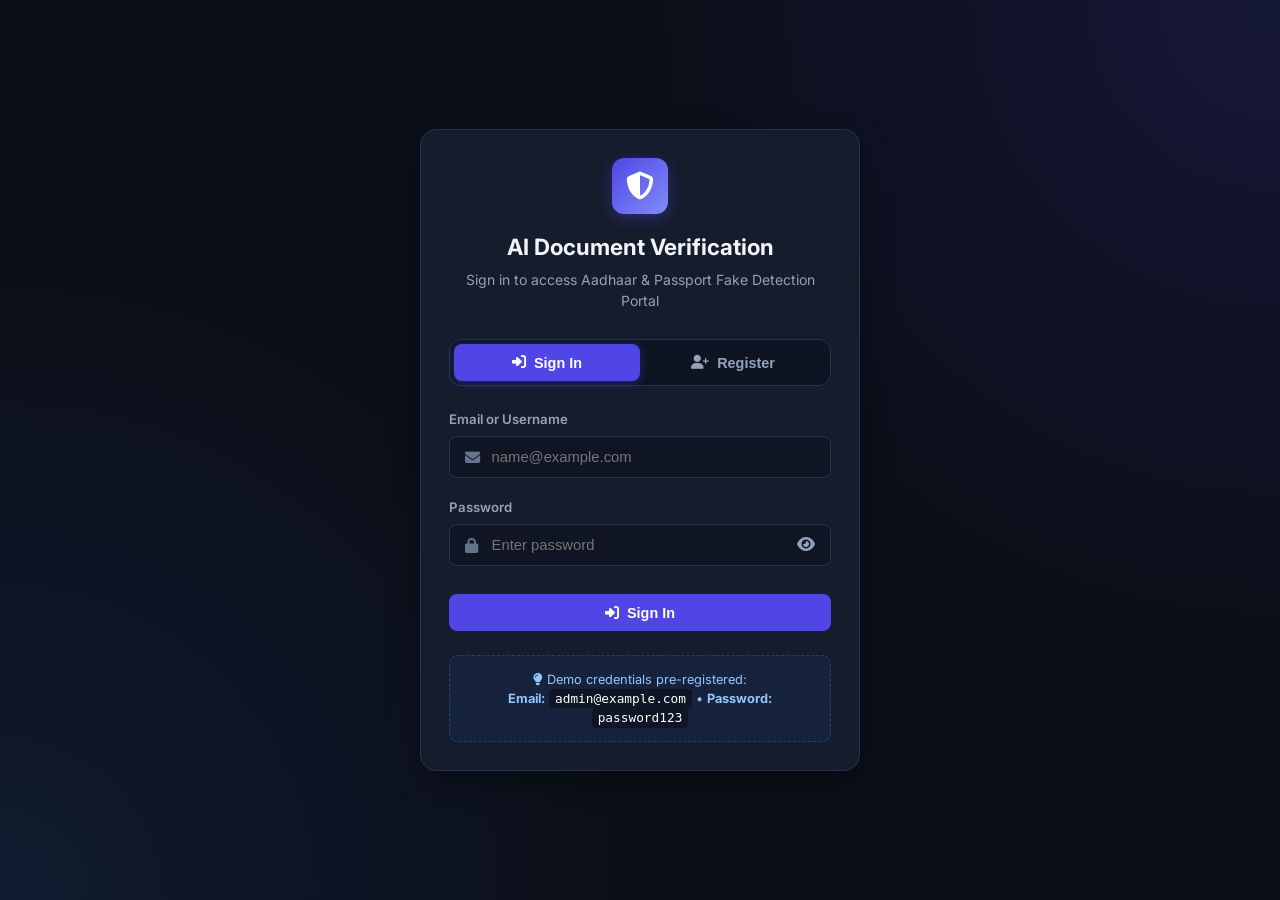
<file: login.html>
<!DOCTYPE html>
<html lang="en">
<head>
    <meta charset="UTF-8">
    <meta name="viewport" content="width=device-width, initial-scale=1.0">
    <title>Login - AI Document Verification</title>
    <!-- Fonts -->
    <link rel="preconnect" href="https://fonts.googleapis.com">
    <link rel="preconnect" href="https://fonts.gstatic.com" crossorigin>
    <link href="https://fonts.googleapis.com/css2?family=Inter:wght@300;400;500;600;700&display=swap" rel="stylesheet">
    <!-- Font Awesome Icons -->
    <link rel="stylesheet" href="https://cdnjs.cloudflare.com/ajax/libs/font-awesome/6.4.0/css/all.min.css">
    <!-- Shared Stylesheet -->
    <link rel="stylesheet" href="style.css">
</head>
<body class="auth-page">
    <div class="auth-container">
        <!-- Auth Card -->
        <div class="card auth-card">
            <!-- Brand Logo Header -->
            <div class="auth-header">
                <div class="brand-icon">
                    <i class="fa-solid fa-shield-halved"></i>
                </div>
                <h2>AI Document Verification</h2>
                <p class="subtitle">Sign in to access Aadhaar & Passport Fake Detection Portal</p>
            </div>

            <!-- Auth Mode Switcher (Login vs Register) -->
            <div class="auth-tabs">
                <button class="auth-tab-btn active" id="tab-login-btn" onclick="switchAuthTab('login')">
                    <i class="fa-solid fa-right-to-bracket"></i> Sign In
                </button>
                <button class="auth-tab-btn" id="tab-register-btn" onclick="switchAuthTab('register')">
                    <i class="fa-solid fa-user-plus"></i> Register
                </button>
            </div>

            <!-- Alert Notification Banner -->
            <div class="auth-alert" id="auth-alert" style="display: none;">
                <i class="fa-solid fa-circle-exclamation" id="alert-icon"></i>
                <span id="alert-message">Invalid credentials provided.</span>
            </div>

            <!-- LOGIN FORM -->
            <form id="login-form" class="auth-form active" onsubmit="handleLogin(event)">
                <div class="form-group">
                    <label for="login-email">Email or Username</label>
                    <div class="input-wrapper">
                        <i class="fa-solid fa-envelope input-icon"></i>
                        <input type="text" id="login-email" placeholder="name@example.com" required autocomplete="username">
                    </div>
                </div>

                <div class="form-group">
                    <label for="login-password">Password</label>
                    <div class="input-wrapper">
                        <i class="fa-solid fa-lock input-icon"></i>
                        <input type="password" id="login-password" placeholder="Enter password" required autocomplete="current-password">
                        <button type="button" class="pass-toggle-btn" onclick="togglePasswordVisibility('login-password', this)" title="Show/Hide Password">
                            <i class="fa-solid fa-eye"></i>
                        </button>
                    </div>
                </div>

                <button type="submit" class="btn btn-primary btn-full">
                    <i class="fa-solid fa-right-to-bracket"></i> Sign In
                </button>

                <div class="auth-demo-hint">
                    <i class="fa-solid fa-lightbulb"></i> Demo credentials pre-registered:<br>
                    <strong>Email:</strong> <code>admin@example.com</code> &bull; <strong>Password:</strong> <code>password123</code>
                </div>
            </form>

            <!-- REGISTER FORM -->
            <form id="register-form" class="auth-form" onsubmit="handleRegister(event)">
                <div class="form-group">
                    <label for="reg-name">Full Name</label>
                    <div class="input-wrapper">
                        <i class="fa-solid fa-user input-icon"></i>
                        <input type="text" id="reg-name" placeholder="John Doe" required autocomplete="name">
                    </div>
                </div>

                <div class="form-group">
                    <label for="reg-email">Email Address</label>
                    <div class="input-wrapper">
                        <i class="fa-solid fa-envelope input-icon"></i>
                        <input type="email" id="reg-email" placeholder="name@example.com" required autocomplete="email">
                    </div>
                </div>

                <div class="form-group">
                    <label for="reg-password">Password</label>
                    <div class="input-wrapper">
                        <i class="fa-solid fa-lock input-icon"></i>
                        <input type="password" id="reg-password" placeholder="Min 6 characters" required autocomplete="new-password">
                        <button type="button" class="pass-toggle-btn" onclick="togglePasswordVisibility('reg-password', this)" title="Show/Hide Password">
                            <i class="fa-solid fa-eye"></i>
                        </button>
                    </div>
                </div>

                <div class="form-group">
                    <label for="reg-confirm-password">Confirm Password</label>
                    <div class="input-wrapper">
                        <i class="fa-solid fa-lock-keyhole input-icon"></i>
                        <input type="password" id="reg-confirm-password" placeholder="Re-enter password" required autocomplete="new-password">
                    </div>
                </div>

                <button type="submit" class="btn btn-success btn-full">
                    <i class="fa-solid fa-user-check"></i> Create Account
                </button>
            </form>
        </div>
    </div>

    <!-- Login Auth Script -->
    <script src="login.js"></script>
</body>
</html>
</file>
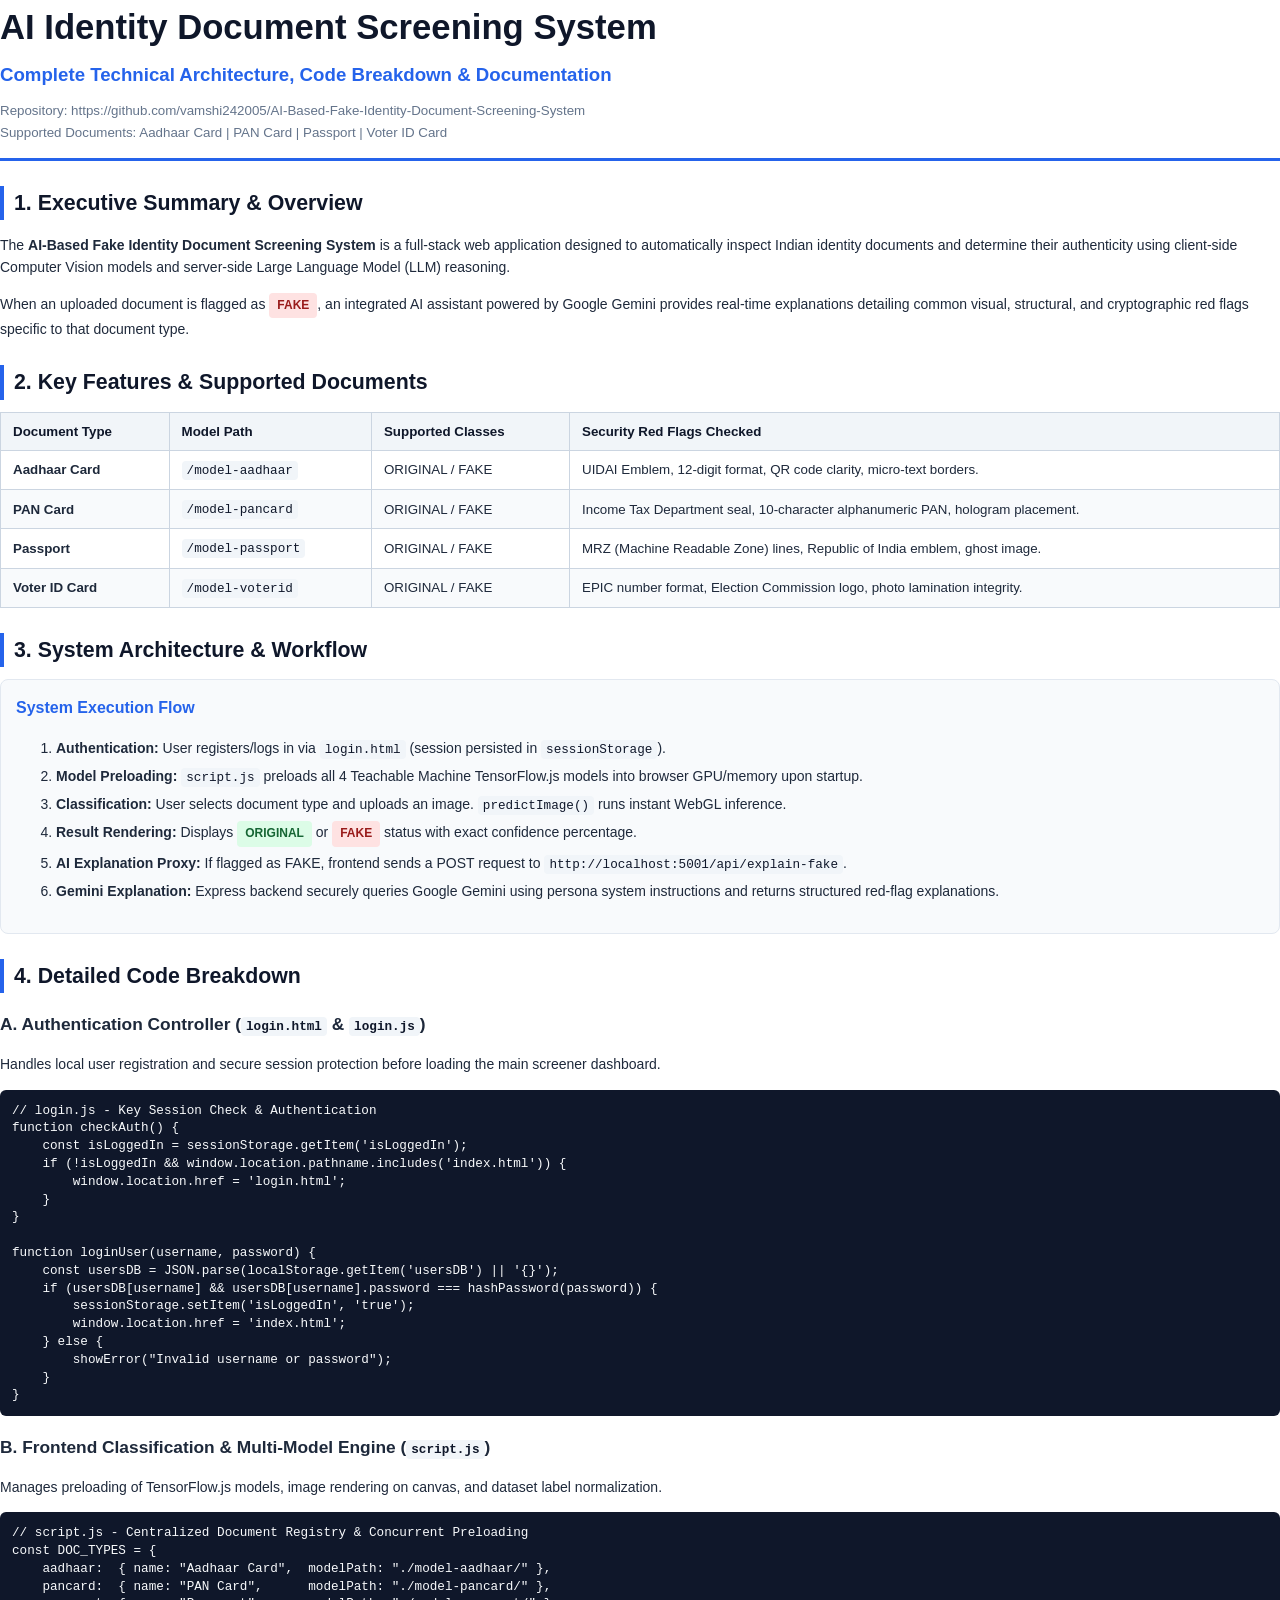
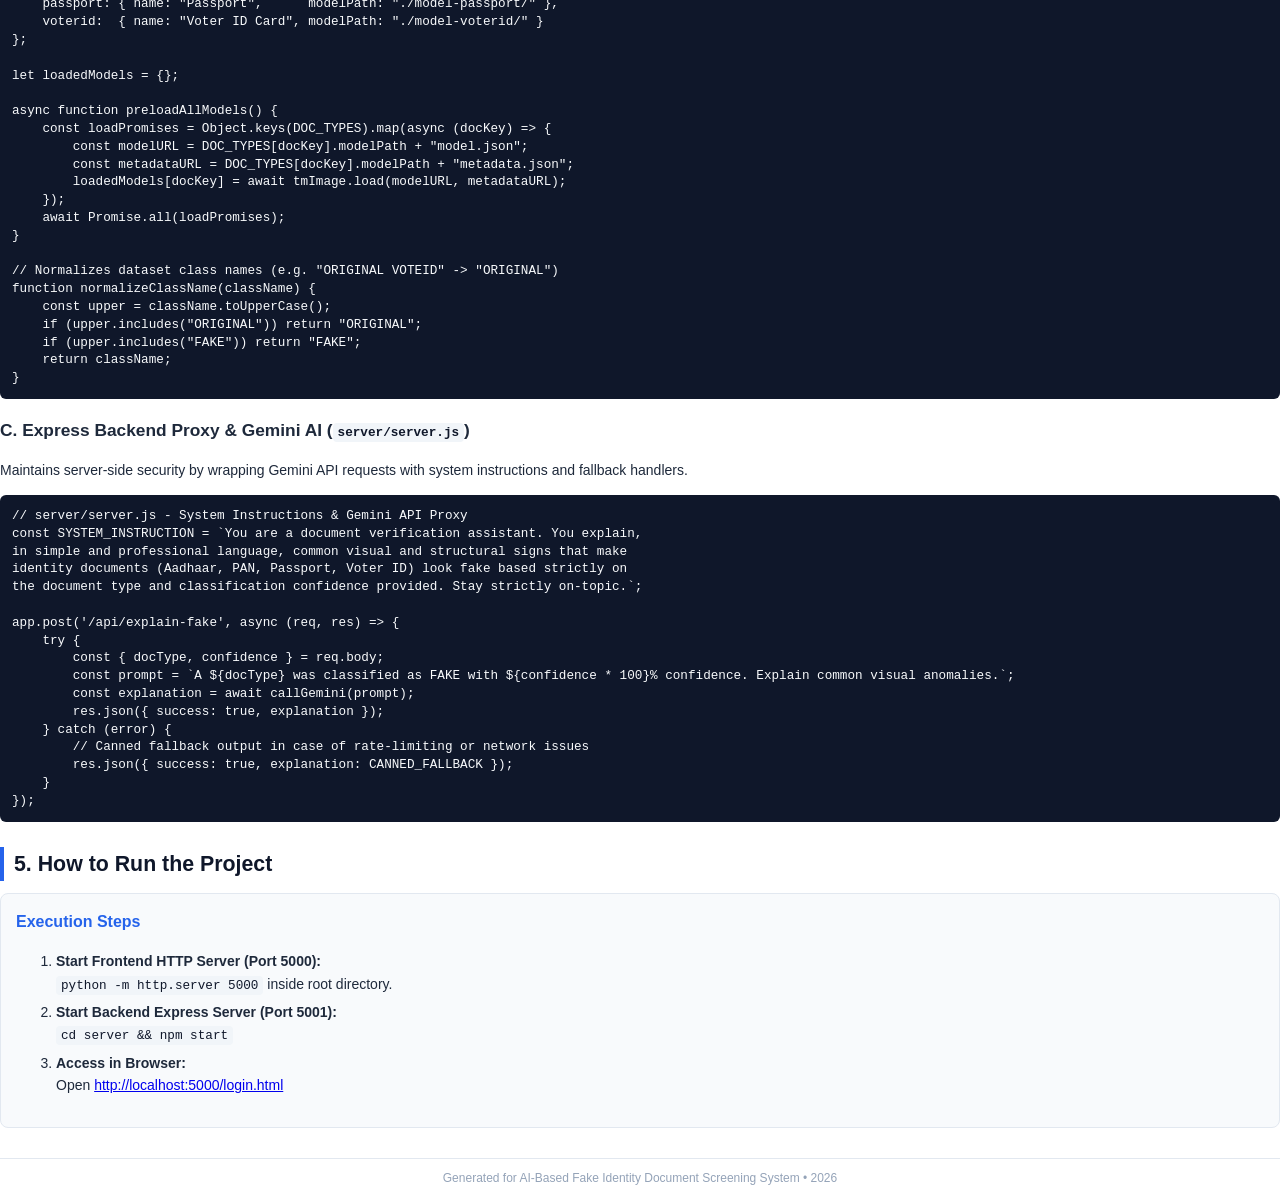
<file: project_documentation.html>
<!DOCTYPE html>
<html lang="en">
<head>
    <meta charset="UTF-8">
    <title>AI-Based Fake Identity Document Screening System - Project Documentation</title>
    <style>
        @page {
            size: A4;
            margin: 20mm;
        }
        body {
            font-family: 'Segoe UI', Arial, sans-serif;
            color: #1e293b;
            line-height: 1.6;
            margin: 0;
            padding: 0;
            background-color: #ffffff;
        }
        .header {
            border-bottom: 3px solid #2563eb;
            padding-bottom: 15px;
            margin-bottom: 25px;
        }
        .title {
            font-size: 26pt;
            font-weight: bold;
            color: #0f172a;
            margin: 0;
        }
        .subtitle {
            font-size: 14pt;
            color: #2563eb;
            margin-top: 5px;
            font-weight: 600;
        }
        .meta-info {
            font-size: 10pt;
            color: #64748b;
            margin-top: 10px;
        }
        h2 {
            font-size: 16pt;
            color: #0f172a;
            border-left: 4px solid #2563eb;
            padding-left: 10px;
            margin-top: 25px;
            margin-bottom: 12px;
            page-break-after: avoid;
        }
        h3 {
            font-size: 13pt;
            color: #1e293b;
            margin-top: 18px;
            margin-bottom: 8px;
            page-break-after: avoid;
        }
        p, li {
            font-size: 10.5pt;
        }
        ul {
            margin-top: 5px;
            padding-left: 20px;
        }
        li {
            margin-bottom: 5px;
        }
        .card {
            background-color: #f8fafc;
            border: 1px solid #e2e8f0;
            border-radius: 8px;
            padding: 15px;
            margin-bottom: 15px;
            page-break-inside: avoid;
        }
        .card-title {
            font-weight: bold;
            color: #2563eb;
            margin-bottom: 5px;
        }
        table {
            width: 100%;
            border-collapse: collapse;
            margin-top: 10px;
            margin-bottom: 15px;
            font-size: 10pt;
            page-break-inside: avoid;
        }
        th, td {
            border: 1px solid #cbd5e1;
            padding: 8px 12px;
            text-align: left;
        }
        th {
            background-color: #f1f5f9;
            color: #0f172a;
            font-weight: bold;
        }
        tr:nth-child(even) {
            background-color: #f8fafc;
        }
        code {
            font-family: 'Consolas', 'Courier New', monospace;
            background-color: #f1f5f9;
            color: #0f172a;
            padding: 2px 5px;
            border-radius: 4px;
            font-size: 9.5pt;
        }
        pre {
            background-color: #0f172a;
            color: #f8fafc;
            padding: 12px;
            border-radius: 6px;
            overflow-x: auto;
            font-size: 9pt;
            line-height: 1.4;
            page-break-inside: avoid;
        }
        pre code {
            background-color: transparent;
            color: inherit;
            padding: 0;
        }
        .badge {
            display: inline-block;
            padding: 3px 8px;
            border-radius: 4px;
            font-size: 9pt;
            font-weight: bold;
        }
        .badge-original {
            background-color: #dcfce7;
            color: #166534;
        }
        .badge-fake {
            background-color: #fee2e2;
            color: #991b1b;
        }
        .footer {
            margin-top: 30px;
            border-top: 1px solid #e2e8f0;
            padding-top: 10px;
            font-size: 9pt;
            color: #94a3b8;
            text-align: center;
        }
    </style>
</head>
<body>

    <div class="header">
        <div class="title">AI Identity Document Screening System</div>
        <div class="subtitle">Complete Technical Architecture, Code Breakdown & Documentation</div>
        <div class="meta-info">
            Repository: https://github.com/vamshi242005/AI-Based-Fake-Identity-Document-Screening-System<br>
            Supported Documents: Aadhaar Card | PAN Card | Passport | Voter ID Card
        </div>
    </div>

    <h2>1. Executive Summary & Overview</h2>
    <p>
        The <strong>AI-Based Fake Identity Document Screening System</strong> is a full-stack web application designed to automatically inspect Indian identity documents and determine their authenticity using client-side Computer Vision models and server-side Large Language Model (LLM) reasoning.
    </p>
    <p>
        When an uploaded document is flagged as <span class="badge badge-fake">FAKE</span>, an integrated AI assistant powered by Google Gemini provides real-time explanations detailing common visual, structural, and cryptographic red flags specific to that document type.
    </p>

    <h2>2. Key Features & Supported Documents</h2>
    <table>
        <thead>
            <tr>
                <th>Document Type</th>
                <th>Model Path</th>
                <th>Supported Classes</th>
                <th>Security Red Flags Checked</th>
            </tr>
        </thead>
        <tbody>
            <tr>
                <td><strong>Aadhaar Card</strong></td>
                <td><code>/model-aadhaar</code></td>
                <td>ORIGINAL / FAKE</td>
                <td>UIDAI Emblem, 12-digit format, QR code clarity, micro-text borders.</td>
            </tr>
            <tr>
                <td><strong>PAN Card</strong></td>
                <td><code>/model-pancard</code></td>
                <td>ORIGINAL / FAKE</td>
                <td>Income Tax Department seal, 10-character alphanumeric PAN, hologram placement.</td>
            </tr>
            <tr>
                <td><strong>Passport</strong></td>
                <td><code>/model-passport</code></td>
                <td>ORIGINAL / FAKE</td>
                <td>MRZ (Machine Readable Zone) lines, Republic of India emblem, ghost image.</td>
            </tr>
            <tr>
                <td><strong>Voter ID Card</strong></td>
                <td><code>/model-voterid</code></td>
                <td>ORIGINAL / FAKE</td>
                <td>EPIC number format, Election Commission logo, photo lamination integrity.</td>
            </tr>
        </tbody>
    </table>

    <h2>3. System Architecture & Workflow</h2>
    <div class="card">
        <div class="card-title">System Execution Flow</div>
        <ol>
            <li><strong>Authentication:</strong> User registers/logs in via <code>login.html</code> (session persisted in <code>sessionStorage</code>).</li>
            <li><strong>Model Preloading:</strong> <code>script.js</code> preloads all 4 Teachable Machine TensorFlow.js models into browser GPU/memory upon startup.</li>
            <li><strong>Classification:</strong> User selects document type and uploads an image. <code>predictImage()</code> runs instant WebGL inference.</li>
            <li><strong>Result Rendering:</strong> Displays <span class="badge badge-original">ORIGINAL</span> or <span class="badge badge-fake">FAKE</span> status with exact confidence percentage.</li>
            <li><strong>AI Explanation Proxy:</strong> If flagged as FAKE, frontend sends a POST request to <code>http://localhost:5001/api/explain-fake</code>.</li>
            <li><strong>Gemini Explanation:</strong> Express backend securely queries Google Gemini using persona system instructions and returns structured red-flag explanations.</li>
        </ol>
    </div>

    <h2>4. Detailed Code Breakdown</h2>

    <h3>A. Authentication Controller (<code>login.html</code> & <code>login.js</code>)</h3>
    <p>Handles local user registration and secure session protection before loading the main screener dashboard.</p>
<pre><code>// login.js - Key Session Check & Authentication
function checkAuth() {
    const isLoggedIn = sessionStorage.getItem('isLoggedIn');
    if (!isLoggedIn && window.location.pathname.includes('index.html')) {
        window.location.href = 'login.html';
    }
}

function loginUser(username, password) {
    const usersDB = JSON.parse(localStorage.getItem('usersDB') || '{}');
    if (usersDB[username] && usersDB[username].password === hashPassword(password)) {
        sessionStorage.setItem('isLoggedIn', 'true');
        window.location.href = 'index.html';
    } else {
        showError("Invalid username or password");
    }
}</code></pre>

    <h3>B. Frontend Classification & Multi-Model Engine (<code>script.js</code>)</h3>
    <p>Manages preloading of TensorFlow.js models, image rendering on canvas, and dataset label normalization.</p>
<pre><code>// script.js - Centralized Document Registry & Concurrent Preloading
const DOC_TYPES = {
    aadhaar:  { name: "Aadhaar Card",  modelPath: "./model-aadhaar/" },
    pancard:  { name: "PAN Card",      modelPath: "./model-pancard/" },
    passport: { name: "Passport",      modelPath: "./model-passport/" },
    voterid:  { name: "Voter ID Card", modelPath: "./model-voterid/" }
};

let loadedModels = {};

async function preloadAllModels() {
    const loadPromises = Object.keys(DOC_TYPES).map(async (docKey) => {
        const modelURL = DOC_TYPES[docKey].modelPath + "model.json";
        const metadataURL = DOC_TYPES[docKey].modelPath + "metadata.json";
        loadedModels[docKey] = await tmImage.load(modelURL, metadataURL);
    });
    await Promise.all(loadPromises);
}

// Normalizes dataset class names (e.g. "ORIGINAL VOTEID" -> "ORIGINAL")
function normalizeClassName(className) {
    const upper = className.toUpperCase();
    if (upper.includes("ORIGINAL")) return "ORIGINAL";
    if (upper.includes("FAKE")) return "FAKE";
    return className;
}</code></pre>

    <h3>C. Express Backend Proxy & Gemini AI (<code>server/server.js</code>)</h3>
    <p>Maintains server-side security by wrapping Gemini API requests with system instructions and fallback handlers.</p>
<pre><code>// server/server.js - System Instructions & Gemini API Proxy
const SYSTEM_INSTRUCTION = `You are a document verification assistant. You explain, 
in simple and professional language, common visual and structural signs that make 
identity documents (Aadhaar, PAN, Passport, Voter ID) look fake based strictly on 
the document type and classification confidence provided. Stay strictly on-topic.`;

app.post('/api/explain-fake', async (req, res) => {
    try {
        const { docType, confidence } = req.body;
        const prompt = `A ${docType} was classified as FAKE with ${confidence * 100}% confidence. Explain common visual anomalies.`;
        const explanation = await callGemini(prompt);
        res.json({ success: true, explanation });
    } catch (error) {
        // Canned fallback output in case of rate-limiting or network issues
        res.json({ success: true, explanation: CANNED_FALLBACK });
    }
});</code></pre>

    <h2>5. How to Run the Project</h2>
    <div class="card">
        <div class="card-title">Execution Steps</div>
        <ol>
            <li><strong>Start Frontend HTTP Server (Port 5000):</strong><br>
                <code>python -m http.server 5000</code> inside root directory.
            </li>
            <li><strong>Start Backend Express Server (Port 5001):</strong><br>
                <code>cd server && npm start</code>
            </li>
            <li><strong>Access in Browser:</strong><br>
                Open <a href="http://localhost:5000/login.html">http://localhost:5000/login.html</a>
            </li>
        </ol>
    </div>

    <div class="footer">
        Generated for AI-Based Fake Identity Document Screening System • 2026
    </div>

</body>
</html>
</file>
<file: style.css>
/* ==========================================================================
   Global Variables & Theme Design
   ========================================================================== */
:root {
    --bg-main: #0b0f19;
    --bg-card: #151c2c;
    --bg-card-hover: #1b2438;
    --border-color: #26334d;
    --border-highlight: #3b82f6;
    
    --text-main: #f1f5f9;
    --text-muted: #94a3b8;
    --text-dim: #64748b;
    
    --primary: #4f46e5;
    --primary-hover: #4338ca;
    
    /* ORIGINAL (Success) Theme */
    --color-original: #10b981;
    --color-original-glow: rgba(16, 185, 129, 0.25);
    --bg-original-card: rgba(16, 185, 129, 0.08);
    --border-original: rgba(16, 185, 129, 0.4);
    
    /* FAKE (Danger) Theme */
    --color-fake: #ef4444;
    --color-fake-glow: rgba(239, 68, 68, 0.25);
    --bg-fake-card: rgba(239, 68, 68, 0.08);
    --border-fake: rgba(239, 68, 68, 0.4);

    --radius-sm: 8px;
    --radius-md: 12px;
    --radius-lg: 16px;

    --transition-fast: 0.2s ease;
    --transition-normal: 0.3s cubic-bezier(0.4, 0, 0.2, 1);
}

* {
    box-sizing: border-box;
    margin: 0;
    padding: 0;
}

body {
    font-family: 'Inter', system-ui, -apple-system, BlinkMacSystemFont, 'Segoe UI', Roboto, sans-serif;
    background-color: var(--bg-main);
    color: var(--text-main);
    min-height: 100vh;
    display: flex;
    flex-direction: column;
    line-height: 1.5;
}

/* ==========================================================================
   Layout Containers
   ========================================================================== */
.app-container {
    max-width: 1200px;
    margin: 0 auto;
    padding: 2rem 1.5rem;
    width: 100%;
    flex: 1;
    display: flex;
    flex-direction: column;
    gap: 2rem;
}

.app-header {
    display: flex;
    align-items: center;
    justify-content: space-between;
    padding-bottom: 1.5rem;
    border-bottom: 1px solid var(--border-color);
    flex-wrap: wrap;
    gap: 1rem;
}

.brand {
    display: flex;
    align-items: center;
    gap: 1rem;
}

.brand-icon {
    width: 48px;
    height: 48px;
    background: linear-gradient(135deg, var(--primary), #818cf8);
    border-radius: var(--radius-md);
    display: flex;
    align-items: center;
    justify-content: center;
    font-size: 1.5rem;
    color: #ffffff;
    box-shadow: 0 4px 14px rgba(79, 70, 229, 0.4);
}

.brand h1 {
    font-size: 1.5rem;
    font-weight: 700;
    letter-spacing: -0.02em;
}

.subtitle {
    font-size: 0.875rem;
    color: var(--text-muted);
}

/* Header Right Area */
.header-right {
    display: flex;
    align-items: center;
    gap: 0.85rem;
    flex-wrap: wrap;
}

.user-profile-badge {
    display: flex;
    align-items: center;
    gap: 0.5rem;
    padding: 0.4rem 0.85rem;
    background: rgba(30, 41, 59, 0.6);
    border: 1px solid var(--border-color);
    border-radius: 9999px;
    font-size: 0.85rem;
    font-weight: 600;
    color: var(--text-main);
}

.user-profile-badge i {
    color: #818cf8;
    font-size: 1rem;
}

.logout-btn {
    padding: 0.45rem 0.85rem;
    font-size: 0.8rem;
    border-radius: 9999px;
}

/* Status Badge */
.model-status-badge {
    display: flex;
    align-items: center;
    gap: 0.5rem;
    padding: 0.5rem 1rem;
    border-radius: 9999px;
    font-size: 0.85rem;
    font-weight: 500;
    border: 1px solid var(--border-color);
    background: rgba(30, 41, 59, 0.6);
    transition: var(--transition-fast);
}

.status-dot {
    width: 8px;
    height: 8px;
    border-radius: 50%;
}

.status-loading .status-dot {
    background-color: #f59e0b;
    box-shadow: 0 0 8px #f59e0b;
    animation: pulse 1.5s infinite;
}

.status-ready {
    border-color: rgba(16, 185, 129, 0.4);
    background: rgba(16, 185, 129, 0.1);
    color: var(--color-original);
}

.status-ready .status-dot {
    background-color: var(--color-original);
    box-shadow: 0 0 8px var(--color-original);
}

.status-error {
    border-color: rgba(239, 68, 68, 0.4);
    background: rgba(239, 68, 68, 0.1);
    color: var(--color-fake);
}

.status-error .status-dot {
    background-color: var(--color-fake);
    box-shadow: 0 0 8px var(--color-fake);
}

@keyframes pulse {
    0%, 100% { opacity: 1; transform: scale(1); }
    50% { opacity: 0.4; transform: scale(0.85); }
}

/* ==========================================================================
   AUTHENTICATION PAGE STYLING (login.html)
   ========================================================================== */
.auth-page {
    background: radial-gradient(circle at top right, rgba(79, 70, 229, 0.15), transparent 40%),
                radial-gradient(circle at bottom left, rgba(59, 130, 246, 0.1), transparent 40%),
                var(--bg-main);
    display: flex;
    align-items: center;
    justify-content: center;
    padding: 2rem 1rem;
}

.auth-container {
    width: 100%;
    max-width: 440px;
    margin: 0 auto;
}

.auth-card {
    background: rgba(21, 28, 44, 0.85);
    backdrop-filter: blur(16px);
    border: 1px solid var(--border-color);
    border-radius: var(--radius-lg);
    padding: 2.25rem 2rem;
    box-shadow: 0 20px 50px rgba(0, 0, 0, 0.5);
}

.auth-header {
    text-align: center;
    margin-bottom: 1.75rem;
}

.auth-header .brand-icon {
    margin: 0 auto 1rem auto;
    width: 56px;
    height: 56px;
    font-size: 1.75rem;
}

.auth-header h2 {
    font-size: 1.4rem;
    font-weight: 700;
    margin-bottom: 0.35rem;
}

.auth-tabs {
    display: flex;
    background: rgba(11, 15, 25, 0.6);
    padding: 0.25rem;
    border-radius: var(--radius-md);
    border: 1px solid var(--border-color);
    margin-bottom: 1.5rem;
}

.auth-tab-btn {
    flex: 1;
    padding: 0.65rem 1rem;
    background: transparent;
    border: none;
    color: var(--text-muted);
    font-size: 0.9rem;
    font-weight: 600;
    border-radius: var(--radius-sm);
    cursor: pointer;
    transition: var(--transition-fast);
    display: flex;
    align-items: center;
    justify-content: center;
    gap: 0.5rem;
}

.auth-tab-btn.active {
    background: var(--primary);
    color: #ffffff;
    box-shadow: 0 2px 10px rgba(79, 70, 229, 0.4);
}

.auth-form {
    display: none;
}

.auth-form.active {
    display: block;
}

.form-group {
    margin-bottom: 1.25rem;
    text-align: left;
}

.form-group label {
    display: block;
    font-size: 0.825rem;
    font-weight: 600;
    color: var(--text-muted);
    margin-bottom: 0.4rem;
}

.input-wrapper {
    position: relative;
    display: flex;
    align-items: center;
}

.input-icon {
    position: absolute;
    left: 1rem;
    color: var(--text-dim);
    font-size: 0.95rem;
    pointer-events: none;
}

.input-wrapper input {
    width: 100%;
    padding: 0.75rem 1rem 0.75rem 2.6rem;
    background: rgba(11, 15, 25, 0.5);
    border: 1px solid var(--border-color);
    border-radius: var(--radius-sm);
    color: var(--text-main);
    font-size: 0.925rem;
    outline: none;
    transition: var(--transition-fast);
}

.input-wrapper input:focus {
    border-color: var(--border-highlight);
    background: rgba(11, 15, 25, 0.8);
    box-shadow: 0 0 0 3px rgba(59, 130, 246, 0.15);
}

.pass-toggle-btn {
    position: absolute;
    right: 0.75rem;
    background: transparent;
    border: none;
    color: var(--text-muted);
    cursor: pointer;
    font-size: 1rem;
    padding: 0.25rem;
}

.pass-toggle-btn:hover {
    color: var(--text-main);
}

.btn-full {
    width: 100%;
    padding: 0.75rem 1rem;
    margin-top: 0.5rem;
    font-size: 0.95rem;
}

.auth-demo-hint {
    margin-top: 1.5rem;
    padding: 0.85rem;
    background: rgba(59, 130, 246, 0.08);
    border: 1px dashed rgba(59, 130, 246, 0.3);
    border-radius: var(--radius-sm);
    font-size: 0.8rem;
    color: #93c5fd;
    text-align: center;
    line-height: 1.5;
}

.auth-demo-hint code {
    background: rgba(0, 0, 0, 0.4);
    padding: 0.15rem 0.35rem;
    border-radius: 4px;
    color: #ffffff;
}

.auth-alert {
    display: flex;
    align-items: center;
    gap: 0.65rem;
    padding: 0.85rem 1rem;
    border-radius: var(--radius-sm);
    font-size: 0.85rem;
    margin-bottom: 1.25rem;
}

.alert-error {
    background: rgba(239, 68, 68, 0.12);
    border: 1px solid rgba(239, 68, 68, 0.4);
    color: #fca5a5;
}

.alert-success {
    background: rgba(16, 185, 129, 0.12);
    border: 1px solid rgba(16, 185, 129, 0.4);
    color: #6ee7b7;
}

/* ==========================================================================
   Main Grid Layout
   ========================================================================== */
.main-layout {
    display: grid;
    grid-template-columns: 1fr 1fr;
    gap: 2rem;
    align-items: start;
}

@media (max-width: 900px) {
    .main-layout {
        grid-template-columns: 1fr;
    }
}

.card {
    background: var(--bg-card);
    border: 1px solid var(--border-color);
    border-radius: var(--radius-lg);
    padding: 1.75rem;
    box-shadow: 0 10px 30px rgba(0, 0, 0, 0.3);
}

/* ==========================================================================
   Document Type Selector
   ========================================================================== */
.doc-selector-container {
    margin-bottom: 1.5rem;
    background: rgba(11, 15, 25, 0.4);
    padding: 1rem;
    border-radius: var(--radius-md);
    border: 1px solid var(--border-color);
}

.section-label {
    display: block;
    font-size: 0.75rem;
    font-weight: 700;
    text-transform: uppercase;
    letter-spacing: 0.05em;
    color: var(--text-muted);
    margin-bottom: 0.65rem;
}

.doc-tabs {
    display: grid;
    grid-template-columns: repeat(auto-fit, minmax(130px, 1fr));
    gap: 0.75rem;
}

.doc-btn {
    flex: 1;
    padding: 0.75rem 1rem;
    background: rgba(30, 41, 59, 0.4);
    border: 1px solid var(--border-color);
    color: var(--text-muted);
    font-size: 0.95rem;
    font-weight: 600;
    border-radius: var(--radius-sm);
    cursor: pointer;
    transition: var(--transition-fast);
    display: flex;
    align-items: center;
    justify-content: center;
    gap: 0.6rem;
}

.doc-btn:hover {
    background: rgba(255, 255, 255, 0.05);
    color: var(--text-main);
    border-color: var(--border-highlight);
}

.doc-btn.active {
    background: linear-gradient(135deg, #3b82f6, var(--primary));
    color: #ffffff;
    border-color: transparent;
    box-shadow: 0 4px 14px rgba(59, 130, 246, 0.35);
}

/* Document Result Banner */
.doc-result-banner {
    display: flex;
    align-items: center;
    gap: 0.6rem;
    padding: 0.65rem 1rem;
    background: rgba(59, 130, 246, 0.1);
    border: 1px solid rgba(59, 130, 246, 0.25);
    border-radius: var(--radius-md);
    color: #93c5fd;
    font-size: 0.9rem;
    font-weight: 600;
    margin-bottom: 1.25rem;
}

/* ==========================================================================
   Input Section & Tabs
   ========================================================================== */
.tabs {
    display: flex;
    background: rgba(11, 15, 25, 0.6);
    padding: 0.25rem;
    border-radius: var(--radius-md);
    border: 1px solid var(--border-color);
    margin-bottom: 1.5rem;
}

.tab-btn {
    flex: 1;
    padding: 0.65rem 1rem;
    background: transparent;
    border: none;
    color: var(--text-muted);
    font-size: 0.9rem;
    font-weight: 500;
    border-radius: var(--radius-sm);
    cursor: pointer;
    transition: var(--transition-fast);
    display: flex;
    align-items: center;
    justify-content: center;
    gap: 0.5rem;
}

.tab-btn.active {
    background: var(--primary);
    color: #ffffff;
    box-shadow: 0 2px 8px rgba(79, 70, 229, 0.4);
}

.tab-content {
    display: none;
}

.tab-content.active {
    display: block;
}

/* Dropzone */
.drop-zone {
    border: 2px dashed var(--border-color);
    border-radius: var(--radius-md);
    padding: 2.5rem 1.5rem;
    text-align: center;
    transition: var(--transition-fast);
    background: rgba(11, 15, 25, 0.3);
    cursor: pointer;
}

.drop-zone:hover, .drop-zone.dragover {
    border-color: var(--border-highlight);
    background: rgba(59, 130, 246, 0.05);
}

.drop-icon {
    font-size: 2.5rem;
    color: var(--text-muted);
    margin-bottom: 1rem;
}

.drop-title {
    font-size: 1.1rem;
    font-weight: 600;
    margin-bottom: 0.25rem;
}

.drop-hint {
    font-size: 0.85rem;
    color: var(--text-muted);
    margin-bottom: 1rem;
}

.drop-divider {
    display: block;
    font-size: 0.8rem;
    color: var(--text-dim);
    margin: 0.75rem 0;
    text-transform: uppercase;
}

.file-input-hidden {
    display: none;
}

/* Webcam UI */
.webcam-container {
    position: relative;
    width: 100%;
    aspect-ratio: 4/3;
    background: #000;
    border-radius: var(--radius-md);
    overflow: hidden;
    border: 1px solid var(--border-color);
}

#webcam-video {
    width: 100%;
    height: 100%;
    object-fit: cover;
}

.webcam-overlay {
    position: absolute;
    inset: 0;
    background: rgba(15, 23, 42, 0.9);
    display: flex;
    flex-direction: column;
    align-items: center;
    justify-content: center;
    gap: 0.75rem;
    color: var(--text-muted);
}

.webcam-off-icon {
    font-size: 2.5rem;
}

.webcam-controls {
    display: grid;
    grid-template-columns: 1fr 1fr;
    gap: 0.75rem;
    margin-top: 1rem;
}

/* Preview Card */
.preview-card {
    margin-top: 1.5rem;
    border: 1px solid var(--border-color);
    border-radius: var(--radius-md);
    background: rgba(11, 15, 25, 0.5);
    overflow: hidden;
}

.preview-header {
    display: flex;
    justify-content: space-between;
    align-items: center;
    padding: 0.75rem 1rem;
    background: rgba(30, 41, 59, 0.5);
    border-bottom: 1px solid var(--border-color);
    font-size: 0.85rem;
    font-weight: 600;
    color: var(--text-muted);
}

.preview-image-wrapper {
    padding: 1rem;
    display: flex;
    justify-content: center;
    align-items: center;
    max-height: 320px;
    background: rgba(0, 0, 0, 0.2);
}

.preview-image-wrapper img {
    max-width: 100%;
    max-height: 280px;
    object-fit: contain;
    border-radius: var(--radius-sm);
    box-shadow: 0 4px 12px rgba(0,0,0,0.5);
}

.preview-footer {
    display: flex;
    justify-content: space-between;
    align-items: center;
    padding: 0.75rem 1rem;
    border-top: 1px solid var(--border-color);
    font-size: 0.85rem;
}

/* ==========================================================================
   Buttons & UI Elements
   ========================================================================== */
.btn {
    display: inline-flex;
    align-items: center;
    justify-content: center;
    gap: 0.5rem;
    padding: 0.65rem 1.25rem;
    font-size: 0.9rem;
    font-weight: 600;
    border-radius: var(--radius-sm);
    border: none;
    cursor: pointer;
    transition: var(--transition-fast);
}

.btn:disabled {
    opacity: 0.5;
    cursor: not-allowed;
}

.btn-primary {
    background: var(--primary);
    color: #ffffff;
}

.btn-primary:hover:not(:disabled) {
    background: var(--primary-hover);
    box-shadow: 0 4px 12px rgba(79, 70, 229, 0.35);
}

.btn-success {
    background: #059669;
    color: #ffffff;
}

.btn-success:hover:not(:disabled) {
    background: #047857;
}

.btn-secondary {
    background: #334155;
    color: #ffffff;
}

.btn-secondary:hover:not(:disabled) {
    background: #475569;
}

.btn-outline {
    background: transparent;
    border: 1px solid var(--border-color);
    color: var(--text-main);
}

.btn-outline:hover:not(:disabled) {
    background: rgba(255, 255, 255, 0.05);
    border-color: var(--text-muted);
}

.btn-sm {
    padding: 0.4rem 0.85rem;
    font-size: 0.8rem;
}

.btn-icon {
    background: transparent;
    border: none;
    color: var(--text-muted);
    cursor: pointer;
    font-size: 1rem;
    padding: 0.25rem;
    border-radius: var(--radius-sm);
}

.btn-icon:hover {
    color: #ffffff;
    background: rgba(255, 255, 255, 0.1);
}

/* ==========================================================================
   Results Section & Output Styling
   ========================================================================== */
.results-header {
    display: flex;
    justify-content: space-between;
    align-items: center;
    margin-bottom: 1.25rem;
}

.results-header h2 {
    font-size: 1.25rem;
    font-weight: 700;
    display: flex;
    align-items: center;
    gap: 0.6rem;
}

.badge {
    background: rgba(59, 130, 246, 0.15);
    color: #60a5fa;
    border: 1px solid rgba(59, 130, 246, 0.3);
    padding: 0.25rem 0.65rem;
    border-radius: 9999px;
    font-size: 0.75rem;
    font-weight: 600;
}

.error-banner {
    display: flex;
    align-items: center;
    gap: 0.75rem;
    padding: 1rem;
    background: rgba(239, 68, 68, 0.1);
    border: 1px solid rgba(239, 68, 68, 0.4);
    border-radius: var(--radius-md);
    color: #fca5a5;
    font-size: 0.9rem;
    margin-bottom: 1.5rem;
}

.results-empty {
    text-align: center;
    padding: 4rem 1.5rem;
    color: var(--text-muted);
}

.empty-icon {
    font-size: 3rem;
    color: var(--text-dim);
    margin-bottom: 1rem;
}

.results-empty h3 {
    font-size: 1.1rem;
    font-weight: 600;
    color: var(--text-main);
    margin-bottom: 0.5rem;
}

.results-loading {
    text-align: center;
    padding: 4rem 1.5rem;
}

.spinner {
    width: 40px;
    height: 40px;
    border: 3px solid rgba(255, 255, 255, 0.1);
    border-top-color: var(--primary);
    border-radius: 50%;
    animation: spin 0.8s linear infinite;
    margin: 0 auto 1rem auto;
}

@keyframes spin {
    to { transform: rotate(360deg); }
}

/* Verdict Display Card */
.verdict-card {
    display: flex;
    align-items: center;
    padding: 1.5rem;
    border-radius: var(--radius-md);
    border: 1px solid var(--border-color);
    background: rgba(11, 15, 25, 0.4);
    margin-bottom: 1.75rem;
    gap: 1.25rem;
    transition: var(--transition-normal);
}

.verdict-card.verdict-original {
    background: var(--bg-original-card);
    border-color: var(--border-original);
    box-shadow: 0 4px 20px var(--color-original-glow);
}

.verdict-card.verdict-fake {
    background: var(--bg-fake-card);
    border-color: var(--border-fake);
    box-shadow: 0 4px 20px var(--color-fake-glow);
}

.verdict-icon-wrap {
    width: 56px;
    height: 56px;
    border-radius: 50%;
    display: flex;
    align-items: center;
    justify-content: center;
    font-size: 1.75rem;
    flex-shrink: 0;
}

.verdict-original .verdict-icon-wrap {
    background: var(--color-original);
    color: #ffffff;
    box-shadow: 0 0 15px var(--color-original);
}

.verdict-fake .verdict-icon-wrap {
    background: var(--color-fake);
    color: #ffffff;
    box-shadow: 0 0 15px var(--color-fake);
}

.verdict-info {
    flex: 1;
}

.verdict-label {
    font-size: 0.75rem;
    font-weight: 700;
    letter-spacing: 0.05em;
    color: var(--text-muted);
}

.verdict-title {
    font-size: 1.6rem;
    font-weight: 800;
    letter-spacing: -0.01em;
}

.verdict-original .verdict-title {
    color: var(--color-original);
}

.verdict-fake .verdict-title {
    color: var(--color-fake);
}

.verdict-desc {
    font-size: 0.85rem;
    color: var(--text-muted);
}

.verdict-score {
    display: flex;
    flex-direction: column;
    align-items: flex-end;
}

.score-value {
    font-size: 1.75rem;
    font-weight: 800;
}

.score-label {
    font-size: 0.75rem;
    color: var(--text-muted);
    text-transform: uppercase;
}

/* Class Progress Breakdown */
.breakdown-section h3 {
    font-size: 0.95rem;
    font-weight: 600;
    margin-bottom: 1rem;
    color: var(--text-muted);
}

.class-row {
    margin-bottom: 1.25rem;
}

.class-meta {
    display: flex;
    justify-content: space-between;
    align-items: center;
    margin-bottom: 0.4rem;
    font-size: 0.9rem;
    font-weight: 600;
}

.class-badge-icon {
    margin-right: 0.4rem;
}

.original-icon {
    color: var(--color-original);
}

.fake-icon {
    color: var(--color-fake);
}

.progress-track {
    height: 12px;
    background: rgba(11, 15, 25, 0.7);
    border-radius: 9999px;
    overflow: hidden;
    border: 1px solid var(--border-color);
}

.progress-bar {
    height: 100%;
    border-radius: 9999px;
    transition: width 0.5s cubic-bezier(0.1, 0.9, 0.2, 1);
}

.bar-original {
    background: linear-gradient(90deg, #059669, var(--color-original));
}

.bar-fake {
    background: linear-gradient(90deg, #dc2626, var(--color-fake));
}

/* ==========================================================================
   AI SECURITY CHATBOT PANEL (Activated ONLY for FAKE)
   ========================================================================== */
.chatbot-panel {
    margin-top: 1.5rem;
    background: rgba(11, 15, 25, 0.6);
    border: 1px solid rgba(239, 68, 68, 0.3);
    border-radius: var(--radius-md);
    overflow: hidden;
    box-shadow: 0 4px 20px rgba(239, 68, 68, 0.1);
}

.chatbot-header {
    display: flex;
    justify-content: space-between;
    align-items: center;
    padding: 1rem 1.25rem;
    background: rgba(239, 68, 68, 0.08);
    border-bottom: 1px solid rgba(239, 68, 68, 0.2);
    flex-wrap: wrap;
    gap: 0.75rem;
}

.chatbot-title {
    display: flex;
    align-items: center;
    gap: 0.75rem;
}

.chatbot-avatar-icon {
    width: 38px;
    height: 38px;
    background: linear-gradient(135deg, var(--color-fake), #f43f5e);
    border-radius: 50%;
    display: flex;
    align-items: center;
    justify-content: center;
    font-size: 1.2rem;
    color: #ffffff;
    box-shadow: 0 0 12px var(--color-fake-glow);
}

.chatbot-title h3 {
    font-size: 1rem;
    font-weight: 700;
}

.chatbot-subtitle {
    font-size: 0.75rem;
    color: var(--text-muted);
}

.chat-messages {
    max-height: 320px;
    min-height: 120px;
    overflow-y: auto;
    padding: 1.25rem;
    display: flex;
    flex-direction: column;
    gap: 1rem;
    background: rgba(11, 15, 25, 0.3);
}

.chat-bubble {
    display: flex;
    gap: 0.75rem;
    max-width: 88%;
    font-size: 0.875rem;
    line-height: 1.5;
}

.bot-bubble {
    align-self: flex-start;
}

.user-bubble {
    align-self: flex-end;
    flex-direction: row-reverse;
}

.chat-avatar {
    width: 32px;
    height: 32px;
    border-radius: 50%;
    background: #334155;
    color: #ffffff;
    display: flex;
    align-items: center;
    justify-content: center;
    font-size: 0.85rem;
    flex-shrink: 0;
}

.user-bubble .chat-avatar {
    background: var(--primary);
}

.chat-text {
    padding: 0.75rem 1rem;
    border-radius: var(--radius-md);
    word-break: break-word;
}

.bot-bubble .chat-text {
    background: rgba(30, 41, 59, 0.7);
    border: 1px solid var(--border-color);
    color: var(--text-main);
}

.user-bubble .chat-text {
    background: linear-gradient(135deg, #3b82f6, var(--primary));
    color: #ffffff;
}

.hint-bubble .chat-text {
    background: rgba(59, 130, 246, 0.08);
    border: 1px dashed rgba(59, 130, 246, 0.3);
    color: #93c5fd;
    font-size: 0.85rem;
}

.error-bubble .chat-text {
    background: rgba(239, 68, 68, 0.15);
    border: 1px solid rgba(239, 68, 68, 0.4);
    color: #fca5a5;
}

/* Typing Dots Animation */
.chat-typing-dots {
    display: flex;
    align-items: center;
    gap: 4px;
    padding: 0.25rem 0.5rem;
}

.chat-typing-dots span {
    width: 6px;
    height: 6px;
    background: var(--text-muted);
    border-radius: 50%;
    animation: typing 1.4s infinite ease-in-out;
}

.chat-typing-dots span:nth-child(1) { animation-delay: 0s; }
.chat-typing-dots span:nth-child(2) { animation-delay: 0.2s; }
.chat-typing-dots span:nth-child(3) { animation-delay: 0.4s; }

@keyframes typing {
    0%, 100% { transform: translateY(0); opacity: 0.4; }
    50% { transform: translateY(-4px); opacity: 1; }
}

.chat-input-row {
    display: flex;
    gap: 0.5rem;
    padding: 0.75rem 1rem;
    border-top: 1px solid var(--border-color);
    background: rgba(15, 23, 42, 0.8);
}

.chat-input-row input {
    flex: 1;
    padding: 0.65rem 1rem;
    background: rgba(11, 15, 25, 0.6);
    border: 1px solid var(--border-color);
    border-radius: var(--radius-sm);
    color: var(--text-main);
    font-size: 0.875rem;
    outline: none;
    transition: var(--transition-fast);
}

.chat-input-row input:focus {
    border-color: var(--border-highlight);
}

.model-meta-footer {
    display: flex;
    justify-content: space-between;
    padding-top: 1.25rem;
    margin-top: 1.5rem;
    border-top: 1px solid var(--border-color);
    font-size: 0.8rem;
    color: var(--text-muted);
}

.meta-item span {
    color: var(--text-main);
    font-weight: 600;
}

.app-footer {
    text-align: center;
    padding: 1.5rem 0;
    color: var(--text-dim);
    font-size: 0.85rem;
    border-top: 1px solid var(--border-color);
}

/* ==========================================================================
   Document Verification & Mismatch Rejection Gate Styles
   ========================================================================== */

/* Toast / Banner Red Alert */
.doc-mismatch-banner {
    margin: 1rem 0;
    padding: 0.9rem 1.1rem;
    background: rgba(239, 68, 68, 0.15);
    border: 1px solid rgba(239, 68, 68, 0.5);
    border-radius: var(--radius-md);
    color: #fca5a5;
    display: flex;
    align-items: center;
    gap: 0.85rem;
    font-size: 0.925rem;
    line-height: 1.4;
    animation: fadeIn 0.3s ease-in-out;
}

.doc-mismatch-banner .mismatch-icon {
    font-size: 1.5rem;
    color: #ef4444;
    flex-shrink: 0;
}

/* Inline Error Under Upload Dropzone */
.upload-inline-error {
    margin-top: 0.85rem;
    padding: 0.75rem 1rem;
    background: rgba(239, 68, 68, 0.12);
    border: 1px solid rgba(239, 68, 68, 0.4);
    border-radius: var(--radius-sm);
    color: #f87171;
    font-size: 0.875rem;
    font-weight: 500;
    display: flex;
    align-items: center;
    gap: 0.65rem;
    animation: fadeIn 0.25s ease-in-out;
}

.upload-inline-error i {
    font-size: 1.1rem;
    color: #ef4444;
}

/* Verdict Badges (Verified / Suspicious / Fake) */
.verdict-badge-row {
    margin: 0.35rem 0 0.5rem 0;
}

.verdict-status-badge {
    display: inline-block;
    padding: 0.3rem 0.8rem;
    border-radius: var(--radius-full, 9999px);
    font-size: 0.825rem;
    font-weight: 700;
    letter-spacing: 0.05em;
    text-transform: uppercase;
}

.badge-verified {
    background: rgba(34, 197, 94, 0.2);
    border: 1px solid rgba(34, 197, 94, 0.5);
    color: #4ade80;
}

.badge-suspicious {
    background: rgba(245, 158, 11, 0.2);
    border: 1px solid rgba(245, 158, 11, 0.5);
    color: #fbbf24;
}

.badge-fake {
    background: rgba(239, 68, 68, 0.2);
    border: 1px solid rgba(239, 68, 68, 0.5);
    color: #f87171;
}

.verdict-card.verdict-suspicious {
    background: rgba(245, 158, 11, 0.08);
    border: 1px solid rgba(245, 158, 11, 0.35);
}

.verdict-card.verdict-suspicious .verdict-icon-wrap {
    background: rgba(245, 158, 11, 0.2);
    color: #f59e0b;
}

/* Summary Box */
.summary-box {
    margin-top: 1.25rem;
    padding: 1rem 1.1rem;
    background: rgba(15, 23, 42, 0.6);
    border: 1px solid var(--border-color);
    border-radius: var(--radius-md);
}

.summary-box h4 {
    margin: 0 0 0.5rem 0;
    font-size: 0.9rem;
    color: var(--text-muted);
    display: flex;
    align-items: center;
    gap: 0.5rem;
}

.summary-box p {
    margin: 0;
    font-size: 0.925rem;
    color: var(--text-main);
    line-height: 1.5;
}

/* Extracted Fields Section */
.extracted-fields-section {
    margin-top: 1.25rem;
    padding: 1rem 1.1rem;
    background: rgba(15, 23, 42, 0.5);
    border: 1px solid var(--border-color);
    border-radius: var(--radius-md);
}

.extracted-fields-section h4 {
    margin: 0 0 0.85rem 0;
    font-size: 0.9rem;
    color: var(--text-muted);
    display: flex;
    align-items: center;
    gap: 0.5rem;
}

.fields-grid {
    display: grid;
    grid-template-columns: repeat(auto-fit, minmax(160px, 1fr));
    gap: 0.85rem;
}

.field-item {
    display: flex;
    flex-direction: column;
    padding: 0.65rem 0.85rem;
    background: rgba(11, 15, 25, 0.6);
    border: 1px solid var(--border-color);
    border-radius: var(--radius-sm);
}

.field-label {
    font-size: 0.75rem;
    text-transform: uppercase;
    letter-spacing: 0.04em;
    color: var(--text-muted);
    margin-bottom: 0.25rem;
}

.field-value {
    font-size: 0.925rem;
    font-weight: 600;
    color: var(--text-main);
    word-break: break-word;
}

/* "Why was this flagged?" Reasons Breakdown Section */
.why-flagged-section {
    margin-top: 1.25rem;
    padding: 1.1rem;
    background: rgba(239, 68, 68, 0.05);
    border: 1px solid rgba(239, 68, 68, 0.3);
    border-radius: var(--radius-md);
}

.why-flagged-section h4 {
    margin: 0 0 0.85rem 0;
    font-size: 0.95rem;
    color: #fca5a5;
    display: flex;
    align-items: center;
    gap: 0.5rem;
}

.reasons-list {
    display: flex;
    flex-direction: column;
    gap: 0.75rem;
}

.reason-item {
    padding: 0.85rem 1rem;
    border-radius: var(--radius-sm);
    background: rgba(15, 23, 42, 0.7);
    border-left: 4px solid var(--border-color);
}

.reason-item.severity-high {
    border-left-color: #ef4444;
    background: rgba(239, 68, 68, 0.08);
}

.reason-item.severity-medium {
    border-left-color: #f59e0b;
    background: rgba(245, 158, 11, 0.08);
}

.reason-item.severity-low {
    border-left-color: #3b82f6;
    background: rgba(59, 130, 246, 0.08);
}

.reason-header {
    display: flex;
    justify-content: space-between;
    align-items: center;
    margin-bottom: 0.4rem;
}

.category-badge {
    font-size: 0.75rem;
    font-weight: 600;
    text-transform: uppercase;
    letter-spacing: 0.04em;
    color: var(--text-muted);
    display: flex;
    align-items: center;
    gap: 0.35rem;
}

.severity-pill {
    font-size: 0.7rem;
    font-weight: 700;
    padding: 0.15rem 0.5rem;
    border-radius: var(--radius-full, 9999px);
}

.severity-pill.severity-high {
    background: rgba(239, 68, 68, 0.25);
    color: #f87171;
}

.severity-pill.severity-medium {
    background: rgba(245, 158, 11, 0.25);
    color: #fbbf24;
}

.severity-pill.severity-low {
    background: rgba(59, 130, 246, 0.25);
    color: #60a5fa;
}

.reason-finding {
    margin: 0;
    font-size: 0.875rem;
    color: var(--text-main);
    line-height: 1.45;
}
</file>
